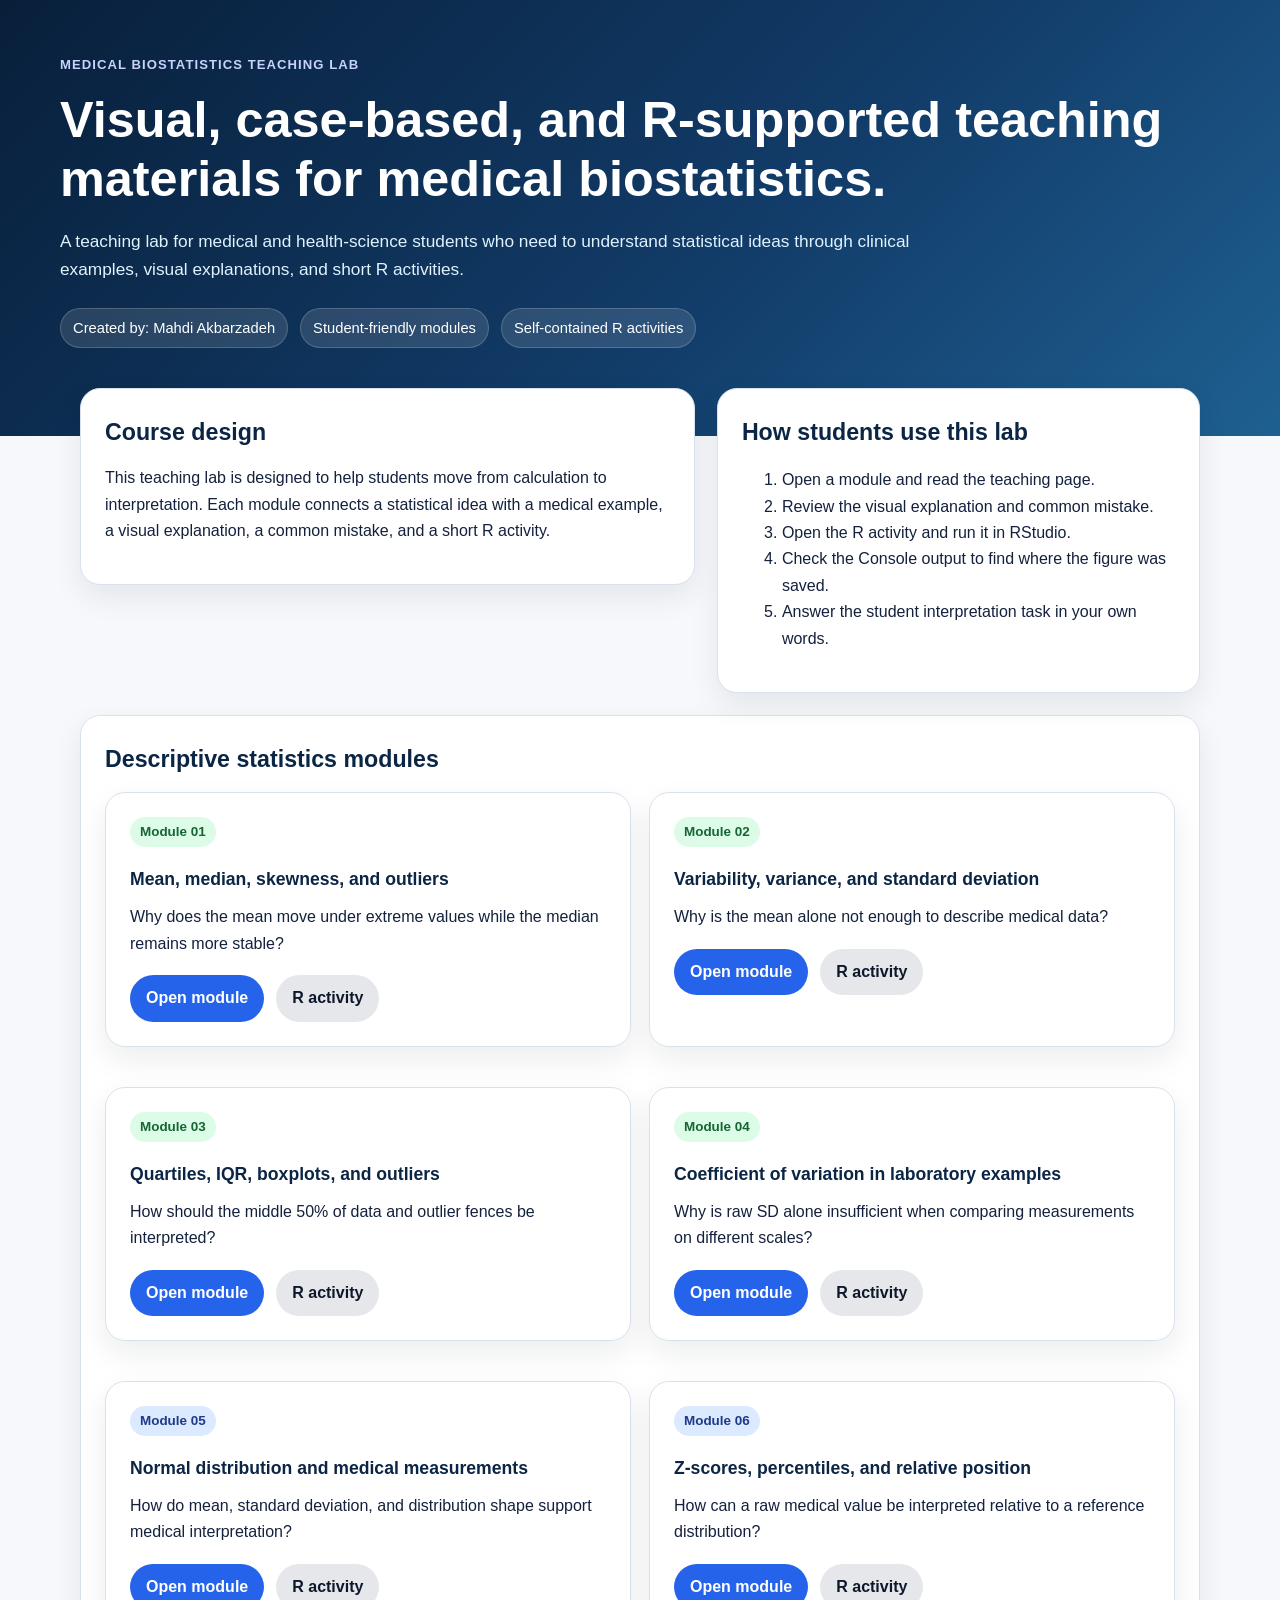
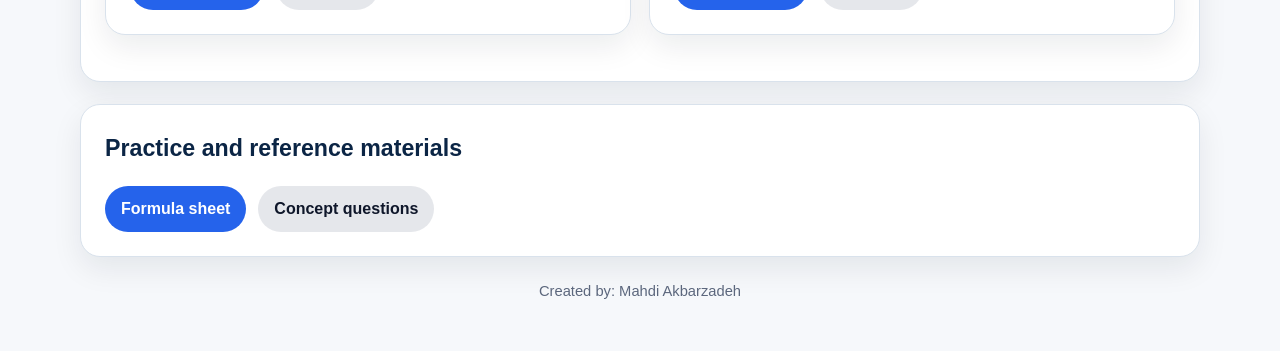
<file: index.html>
<!DOCTYPE html>
<html lang="en">
<head>
  <meta charset="utf-8">
  <meta name="viewport" content="width=device-width, initial-scale=1">
  <title>Medical Biostatistics Teaching Lab</title>
  <meta name="description" content="Visual, case-based, and R-supported teaching materials for medical biostatistics.">
  <link rel="stylesheet" href="assets/css/style.css">
</head>
<body>
  <header class="hero">
    <div class="hero-inner">
      <div class="eyebrow">Medical Biostatistics Teaching Lab</div>
      <h1>Visual, case-based, and R-supported teaching materials for medical biostatistics.</h1>
      <p class="subtitle">
        A teaching lab for medical and health-science students who need to understand statistical
        ideas through clinical examples, visual explanations, and short R activities.
      </p>
      <div class="meta">
        <span class="meta-item">Created by: Mahdi Akbarzadeh</span>
        <span class="meta-item">Student-friendly modules</span>
        <span class="meta-item">Self-contained R activities</span>
      </div>
    </div>
  </header>

  <main class="container">
    <section class="grid">
      <div class="card">
        <h2>Course design</h2>
        <p>
          This teaching lab is designed to help students move from calculation to interpretation.
          Each module connects a statistical idea with a medical example, a visual explanation,
          a common mistake, and a short R activity.
        </p>
      </div>

      <div class="card">
        <h2>How students use this lab</h2>
        <ol>
          <li>Open a module and read the teaching page.</li>
          <li>Review the visual explanation and common mistake.</li>
          <li>Open the R activity and run it in RStudio.</li>
          <li>Check the Console output to find where the figure was saved.</li>
          <li>Answer the student interpretation task in your own words.</li>
        </ol>
      </div>
    </section>

    <section class="section">
      <h2>Descriptive statistics modules</h2>

      <div class="module-grid">
        <article class="card">
          <span class="badge badge-green">Module 01</span>
          <h3>Mean, median, skewness, and outliers</h3>
          <p>Why does the mean move under extreme values while the median remains more stable?</p>
          <div class="button-row">
            <a class="button" href="modules/01-mean-median-skewness/">Open module</a>
            <a class="button button-secondary" href="r-labs/lab-01-mean-median-skewness/activity.R">R activity</a>
          </div>
        </article>

        <article class="card">
          <span class="badge badge-green">Module 02</span>
          <h3>Variability, variance, and standard deviation</h3>
          <p>Why is the mean alone not enough to describe medical data?</p>
          <div class="button-row">
            <a class="button" href="modules/02-variability-standard-deviation/">Open module</a>
            <a class="button button-secondary" href="r-labs/lab-02-variability-standard-deviation/activity.R">R activity</a>
          </div>
        </article>

        <article class="card">
          <span class="badge badge-green">Module 03</span>
          <h3>Quartiles, IQR, boxplots, and outliers</h3>
          <p>How should the middle 50% of data and outlier fences be interpreted?</p>
          <div class="button-row">
            <a class="button" href="modules/03-quartiles-iqr-boxplot/">Open module</a>
            <a class="button button-secondary" href="r-labs/lab-03-quartiles-iqr-boxplot/activity.R">R activity</a>
          </div>
        </article>

        <article class="card">
          <span class="badge badge-green">Module 04</span>
          <h3>Coefficient of variation in laboratory examples</h3>
          <p>Why is raw SD alone insufficient when comparing measurements on different scales?</p>
          <div class="button-row">
            <a class="button" href="modules/04-coefficient-of-variation/">Open module</a>
            <a class="button button-secondary" href="r-labs/lab-04-coefficient-of-variation/activity.R">R activity</a>
          </div>
        </article>

        <article class="card">
          <span class="badge badge-blue">Module 05</span>
          <h3>Normal distribution and medical measurements</h3>
          <p>How do mean, standard deviation, and distribution shape support medical interpretation?</p>
          <div class="button-row">
            <a class="button" href="modules/05-normal-distribution/">Open module</a>
            <a class="button button-secondary" href="r-labs/lab-05-normal-distribution/activity.R">R activity</a>
          </div>
        </article>

        <article class="card">
          <span class="badge badge-blue">Module 06</span>
          <h3>Z-scores, percentiles, and relative position</h3>
          <p>How can a raw medical value be interpreted relative to a reference distribution?</p>
          <div class="button-row">
            <a class="button" href="modules/06-z-score-percentiles/">Open module</a>
            <a class="button button-secondary" href="r-labs/lab-06-z-score-percentiles/activity.R">R activity</a>
          </div>
        </article>
      </div>
    </section>

    <section class="section">
      <h2>Practice and reference materials</h2>
      <div class="button-row">
        <a class="button" href="formula-sheet/">Formula sheet</a>
        <a class="button button-secondary" href="practice/concept-questions.html">Concept questions</a>
      </div>
    </section>

    <div class="footer">
      Created by: Mahdi Akbarzadeh
    </div>
  </main>
</body>
</html>
</file>
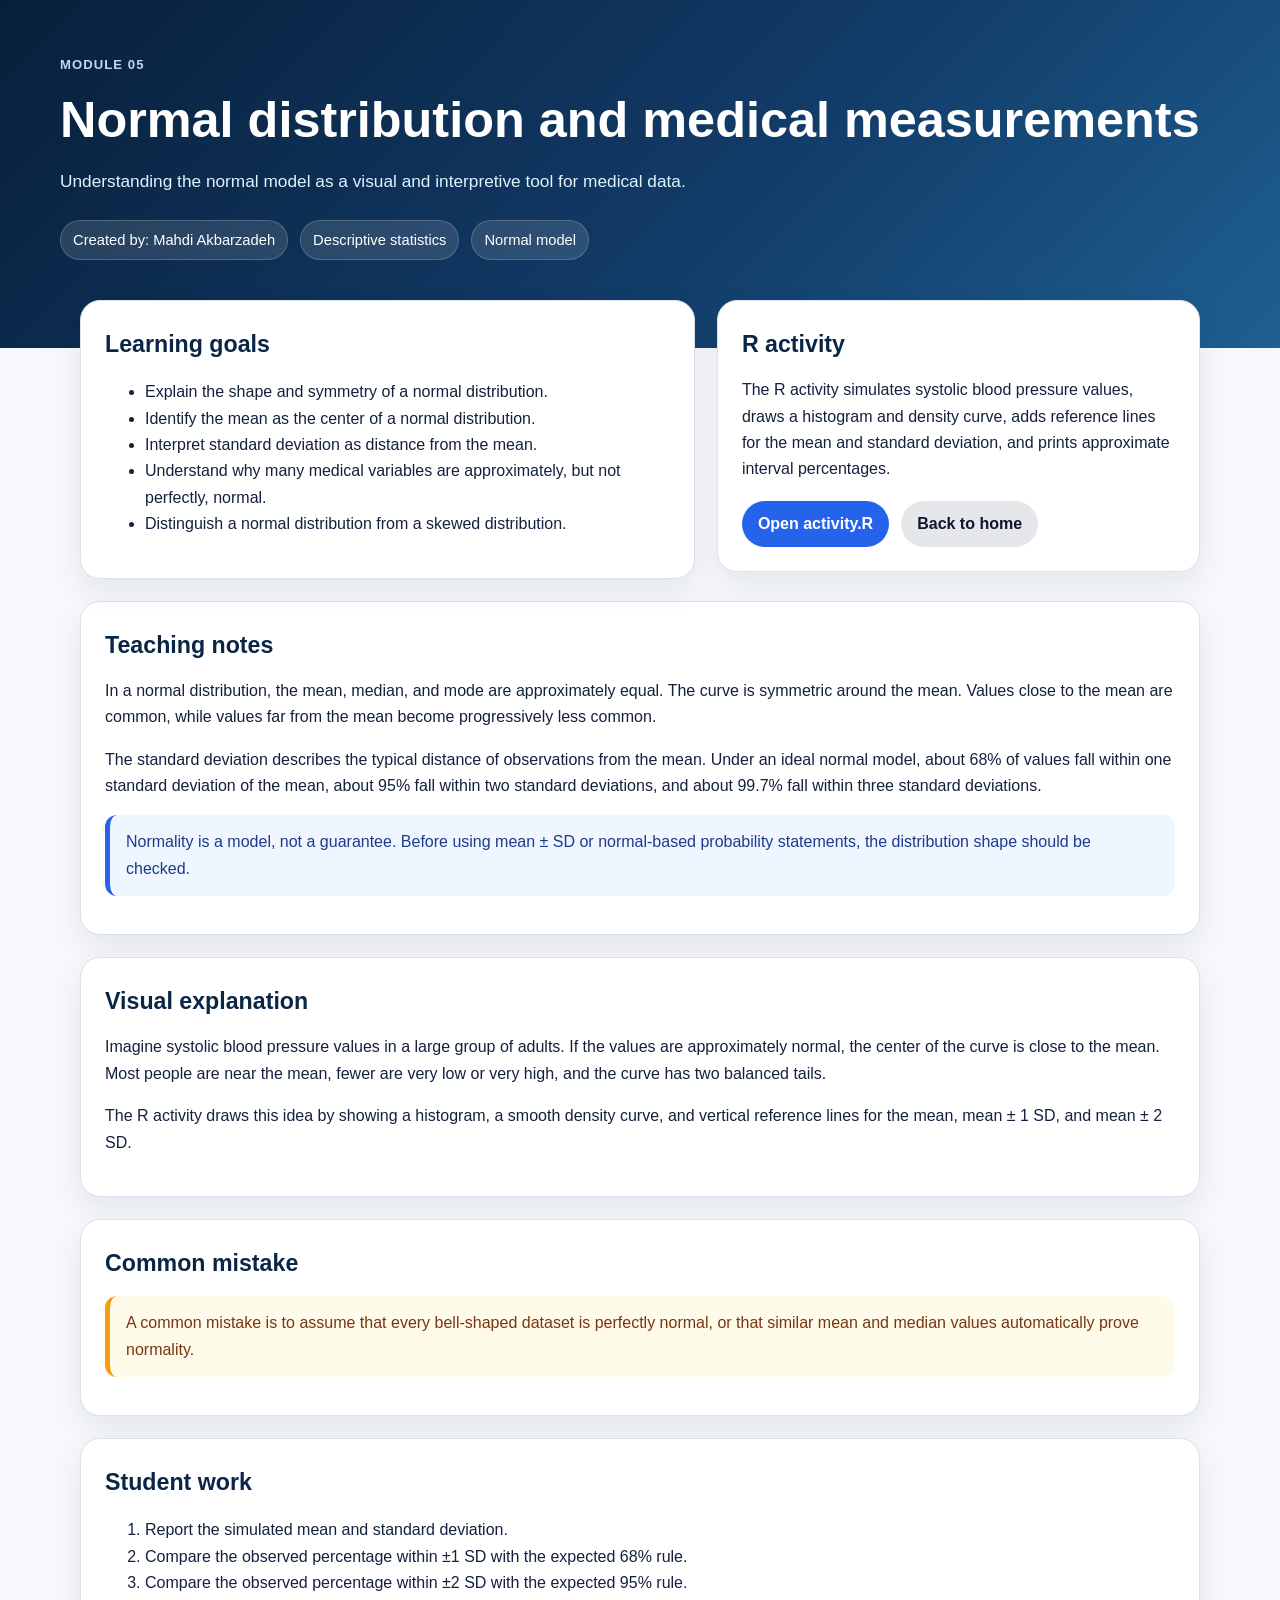
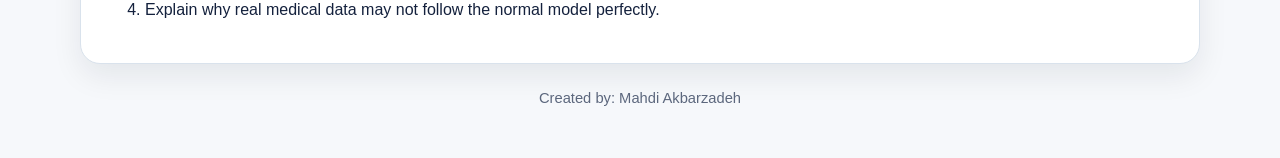
<file: 05-normal-distribution/index.html>
<!DOCTYPE html>
<html lang="en">
<head>
  <meta charset="utf-8">
  <meta name="viewport" content="width=device-width, initial-scale=1">
  <title>Module 05 — Normal Distribution and Medical Measurements</title>
  <meta name="description" content="Normal distribution, mean, standard deviation, and medical measurements.">
  <link rel="stylesheet" href="../../assets/css/style.css">
</head>
<body>
  <header class="hero">
    <div class="hero-inner">
      <div class="eyebrow">Module 05</div>
      <h1>Normal distribution and medical measurements</h1>
      <p class="subtitle">
        Understanding the normal model as a visual and interpretive tool for medical data.
      </p>
      <div class="meta">
        <span class="meta-item">Created by: Mahdi Akbarzadeh</span>
        <span class="meta-item">Descriptive statistics</span>
        <span class="meta-item">Normal model</span>
      </div>
    </div>
  </header>

  <main class="container">
    <section class="grid">
      <div class="card">
        <h2>Learning goals</h2>
        <ul>
          <li>Explain the shape and symmetry of a normal distribution.</li>
          <li>Identify the mean as the center of a normal distribution.</li>
          <li>Interpret standard deviation as distance from the mean.</li>
          <li>Understand why many medical variables are approximately, but not perfectly, normal.</li>
          <li>Distinguish a normal distribution from a skewed distribution.</li>
        </ul>
      </div>

      <div class="card">
        <h2>R activity</h2>
        <p>
          The R activity simulates systolic blood pressure values, draws a histogram and density curve,
          adds reference lines for the mean and standard deviation, and prints approximate interval percentages.
        </p>
        <div class="button-row">
          <a class="button" href="../../r-labs/lab-05-normal-distribution/activity.R">Open activity.R</a>
          <a class="button button-secondary" href="../../index.html">Back to home</a>
        </div>
      </div>
    </section>

    <section class="section">
      <h2>Teaching notes</h2>
      <p>
        In a normal distribution, the mean, median, and mode are approximately equal. The curve is symmetric
        around the mean. Values close to the mean are common, while values far from the mean become progressively
        less common.
      </p>
      <p>
        The standard deviation describes the typical distance of observations from the mean. Under an ideal normal
        model, about 68% of values fall within one standard deviation of the mean, about 95% fall within two standard
        deviations, and about 99.7% fall within three standard deviations.
      </p>
      <div class="note">
        Normality is a model, not a guarantee. Before using mean ± SD or normal-based probability statements,
        the distribution shape should be checked.
      </div>
    </section>

    <section class="section">
      <h2>Visual explanation</h2>
      <p>
        Imagine systolic blood pressure values in a large group of adults. If the values are approximately normal,
        the center of the curve is close to the mean. Most people are near the mean, fewer are very low or very high,
        and the curve has two balanced tails.
      </p>
      <p>
        The R activity draws this idea by showing a histogram, a smooth density curve, and vertical reference lines
        for the mean, mean ± 1 SD, and mean ± 2 SD.
      </p>
    </section>

    <section class="section">
      <h2>Common mistake</h2>
      <div class="callout">
        A common mistake is to assume that every bell-shaped dataset is perfectly normal, or that similar mean
        and median values automatically prove normality.
      </div>
    </section>

    <section class="section">
      <h2>Student work</h2>
      <ol>
        <li>Report the simulated mean and standard deviation.</li>
        <li>Compare the observed percentage within ±1 SD with the expected 68% rule.</li>
        <li>Compare the observed percentage within ±2 SD with the expected 95% rule.</li>
        <li>Explain why real medical data may not follow the normal model perfectly.</li>
      </ol>
    </section>

    <div class="footer">
      Created by: Mahdi Akbarzadeh
    </div>
  </main>
</body>
</html>
</file>
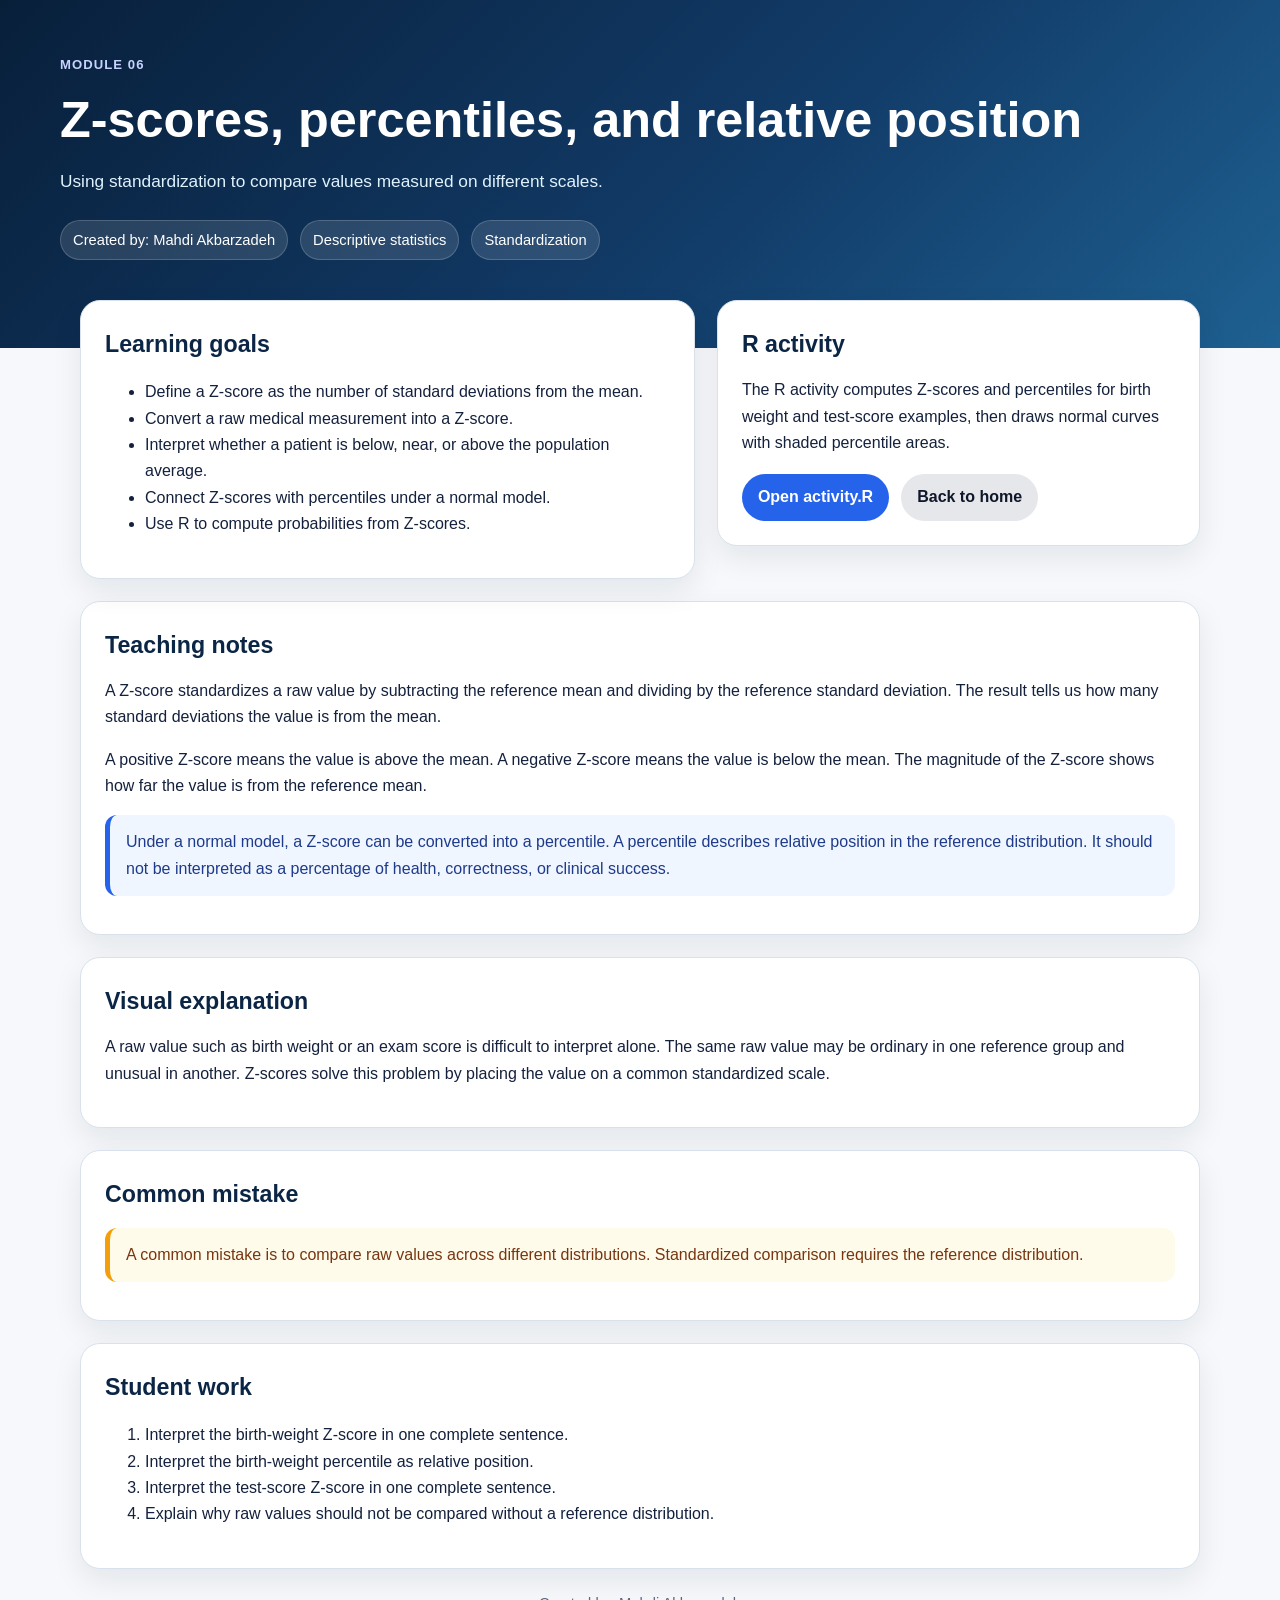
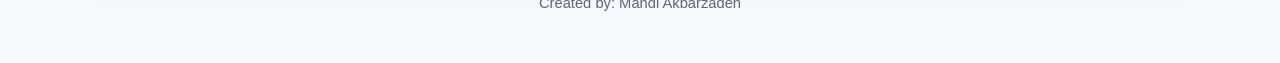
<file: 06-z-score-percentiles/index.html>
<!DOCTYPE html>
<html lang="en">
<head>
  <meta charset="utf-8">
  <meta name="viewport" content="width=device-width, initial-scale=1">
  <title>Module 06 — Z-scores, Percentiles, and Relative Position</title>
  <meta name="description" content="Z-scores, percentiles, standardization, and relative position in medical data.">
  <link rel="stylesheet" href="../../assets/css/style.css">
</head>
<body>
  <header class="hero">
    <div class="hero-inner">
      <div class="eyebrow">Module 06</div>
      <h1>Z-scores, percentiles, and relative position</h1>
      <p class="subtitle">
        Using standardization to compare values measured on different scales.
      </p>
      <div class="meta">
        <span class="meta-item">Created by: Mahdi Akbarzadeh</span>
        <span class="meta-item">Descriptive statistics</span>
        <span class="meta-item">Standardization</span>
      </div>
    </div>
  </header>

  <main class="container">
    <section class="grid">
      <div class="card">
        <h2>Learning goals</h2>
        <ul>
          <li>Define a Z-score as the number of standard deviations from the mean.</li>
          <li>Convert a raw medical measurement into a Z-score.</li>
          <li>Interpret whether a patient is below, near, or above the population average.</li>
          <li>Connect Z-scores with percentiles under a normal model.</li>
          <li>Use R to compute probabilities from Z-scores.</li>
        </ul>
      </div>

      <div class="card">
        <h2>R activity</h2>
        <p>
          The R activity computes Z-scores and percentiles for birth weight and test-score examples,
          then draws normal curves with shaded percentile areas.
        </p>
        <div class="button-row">
          <a class="button" href="../../r-labs/lab-06-z-score-percentiles/activity.R">Open activity.R</a>
          <a class="button button-secondary" href="../../index.html">Back to home</a>
        </div>
      </div>
    </section>

    <section class="section">
      <h2>Teaching notes</h2>
      <p>
        A Z-score standardizes a raw value by subtracting the reference mean and dividing by the reference
        standard deviation. The result tells us how many standard deviations the value is from the mean.
      </p>
      <p>
        A positive Z-score means the value is above the mean. A negative Z-score means the value is below
        the mean. The magnitude of the Z-score shows how far the value is from the reference mean.
      </p>
      <div class="note">
        Under a normal model, a Z-score can be converted into a percentile. A percentile describes relative
        position in the reference distribution. It should not be interpreted as a percentage of health,
        correctness, or clinical success.
      </div>
    </section>

    <section class="section">
      <h2>Visual explanation</h2>
      <p>
        A raw value such as birth weight or an exam score is difficult to interpret alone. The same raw value
        may be ordinary in one reference group and unusual in another. Z-scores solve this problem by placing
        the value on a common standardized scale.
      </p>
    </section>

    <section class="section">
      <h2>Common mistake</h2>
      <div class="callout">
        A common mistake is to compare raw values across different distributions. Standardized comparison
        requires the reference distribution.
      </div>
    </section>

    <section class="section">
      <h2>Student work</h2>
      <ol>
        <li>Interpret the birth-weight Z-score in one complete sentence.</li>
        <li>Interpret the birth-weight percentile as relative position.</li>
        <li>Interpret the test-score Z-score in one complete sentence.</li>
        <li>Explain why raw values should not be compared without a reference distribution.</li>
      </ol>
    </section>

    <div class="footer">
      Created by: Mahdi Akbarzadeh
    </div>
  </main>
</body>
</html>
</file>
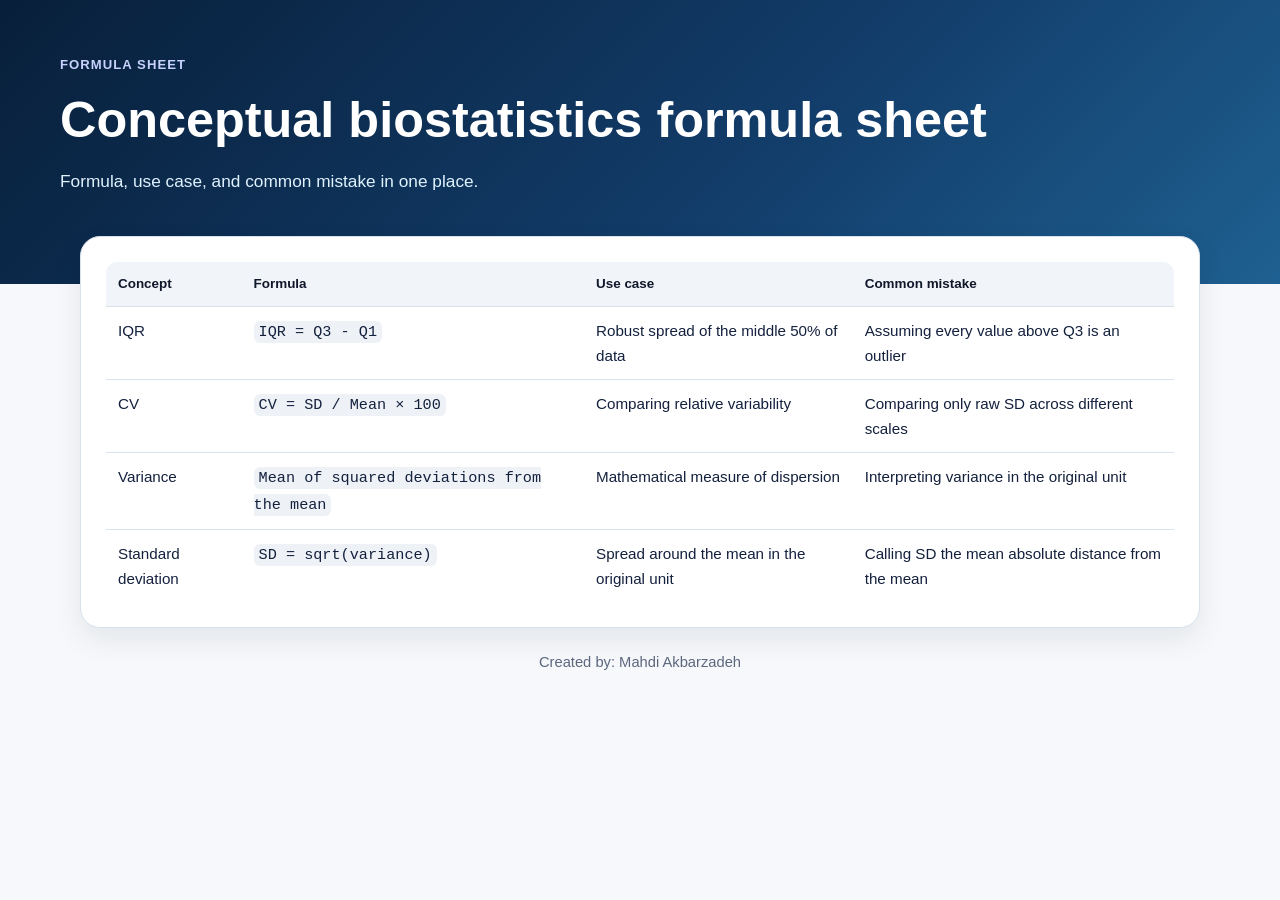
<file: formula-sheet/index.html>
<!doctype html>
<html lang="en">
<head>
  <meta charset="utf-8">
  <title>Biostatistics Formula Sheet</title>
  <meta name="viewport" content="width=device-width, initial-scale=1">
  <link rel="stylesheet" href="../assets/css/style.css">
</head>
<body>
  <header class="hero">
    <div class="hero-inner">
      <div class="eyebrow">Formula Sheet</div>
      <h1>Conceptual biostatistics formula sheet</h1>
      <p class="subtitle">Formula, use case, and common mistake in one place.</p>
    </div>
  </header>
  <main class="container">
    <section class="section">
      <table>
        <thead>
          <tr>
            <th>Concept</th>
            <th>Formula</th>
            <th>Use case</th>
            <th>Common mistake</th>
          </tr>
        </thead>
        <tbody>
          <tr>
            <td>IQR</td>
            <td><code>IQR = Q3 - Q1</code></td>
            <td>Robust spread of the middle 50% of data</td>
            <td>Assuming every value above Q3 is an outlier</td>
          </tr>
          <tr>
            <td>CV</td>
            <td><code>CV = SD / Mean × 100</code></td>
            <td>Comparing relative variability</td>
            <td>Comparing only raw SD across different scales</td>
          </tr>
          <tr>
            <td>Variance</td>
            <td><code>Mean of squared deviations from the mean</code></td>
            <td>Mathematical measure of dispersion</td>
            <td>Interpreting variance in the original unit</td>
          </tr>
          <tr>
            <td>Standard deviation</td>
            <td><code>SD = sqrt(variance)</code></td>
            <td>Spread around the mean in the original unit</td>
            <td>Calling SD the mean absolute distance from the mean</td>
          </tr>
        </tbody>
      </table>
    </section>
    <div class="footer">Created by: Mahdi Akbarzadeh</div>
  </main>
</body>
</html>
</file>
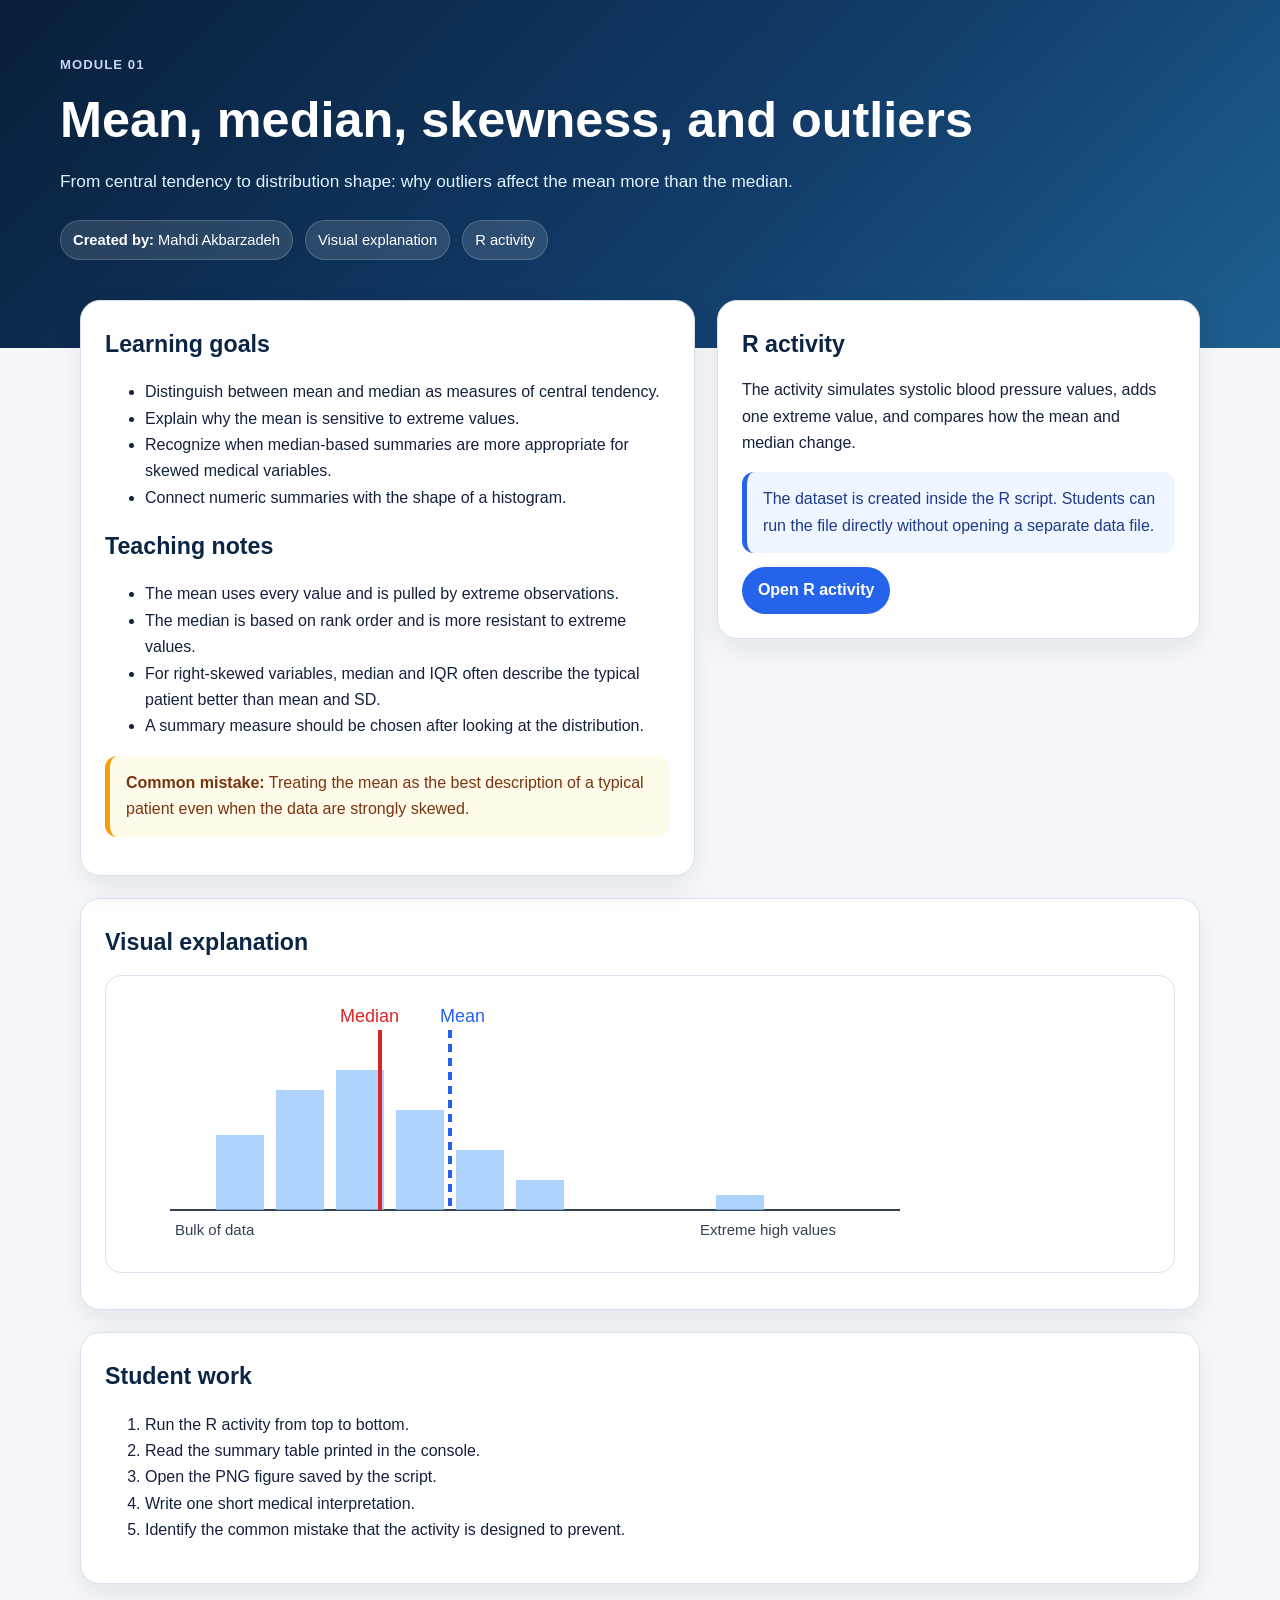
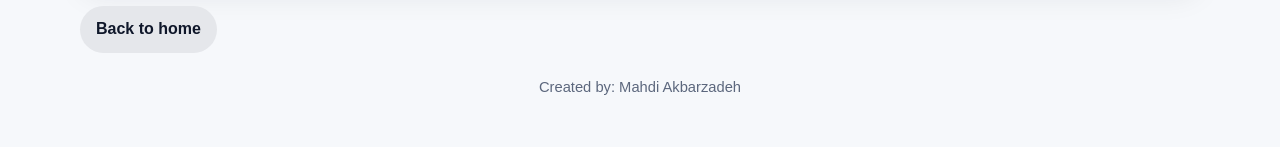
<file: modules/01-mean-median-skewness/index.html>
<!doctype html>
<html lang="en">
<head>
  <meta charset="utf-8">
  <title>Mean, median, skewness, and outliers</title>
  <meta name="viewport" content="width=device-width, initial-scale=1">
  <link rel="stylesheet" href="../../assets/css/style.css">
</head>
<body>
  <header class="hero">
    <div class="hero-inner">
      <div class="eyebrow">Module 01</div>
      <h1>Mean, median, skewness, and outliers</h1>
      <p class="subtitle">From central tendency to distribution shape: why outliers affect the mean more than the median.</p>
      <div class="meta">
        <div class="meta-item"><strong>Created by:</strong> Mahdi Akbarzadeh</div>
        <div class="meta-item">Visual explanation</div>
        <div class="meta-item">R activity</div>
      </div>
    </div>
  </header>

  <main class="container">
    <section class="grid">
      <div class="section">
        <h2>Learning goals</h2>
        <ul><li>Distinguish between mean and median as measures of central tendency.</li>
<li>Explain why the mean is sensitive to extreme values.</li>
<li>Recognize when median-based summaries are more appropriate for skewed medical variables.</li>
<li>Connect numeric summaries with the shape of a histogram.</li></ul>

        <h2>Teaching notes</h2>
        <ul><li>The mean uses every value and is pulled by extreme observations.</li>
<li>The median is based on rank order and is more resistant to extreme values.</li>
<li>For right-skewed variables, median and IQR often describe the typical patient better than mean and SD.</li>
<li>A summary measure should be chosen after looking at the distribution.</li></ul>

        <div class="callout">
          <strong>Common mistake:</strong> Treating the mean as the best description of a typical patient even when the data are strongly skewed.
        </div>
      </div>

      <aside class="section">
        <h2>R activity</h2>
        <p>The activity simulates systolic blood pressure values, adds one extreme value, and compares how the mean and median change.</p>
        <div class="note">
          The dataset is created inside the R script. Students can run the file directly without opening a separate data file.
        </div>
        <a class="button" href="../../r-labs/lab-01-mean-median-skewness/activity.R">Open R activity</a>
      </aside>
    </section>

    <section class="section">
      <h2>Visual explanation</h2>
      <div class="visual-panel">
<svg width="820" height="260" viewBox="0 0 820 260" role="img" aria-label="Mean and median under skewness">
  <rect x="0" y="0" width="820" height="260" fill="#ffffff"/>
  <line x1="50" y1="220" x2="780" y2="220" stroke="#334155" stroke-width="2"/>
  <line x1="120" y1="220" x2="120" y2="145" stroke="#93c5fd" stroke-width="48" opacity="0.75"/>
  <line x1="180" y1="220" x2="180" y2="100" stroke="#93c5fd" stroke-width="48" opacity="0.75"/>
  <line x1="240" y1="220" x2="240" y2="80" stroke="#93c5fd" stroke-width="48" opacity="0.75"/>
  <line x1="300" y1="220" x2="300" y2="120" stroke="#93c5fd" stroke-width="48" opacity="0.75"/>
  <line x1="360" y1="220" x2="360" y2="160" stroke="#93c5fd" stroke-width="48" opacity="0.75"/>
  <line x1="420" y1="220" x2="420" y2="190" stroke="#93c5fd" stroke-width="48" opacity="0.75"/>
  <line x1="620" y1="220" x2="620" y2="205" stroke="#93c5fd" stroke-width="48" opacity="0.75"/>
  <line x1="260" y1="40" x2="260" y2="220" stroke="#dc2626" stroke-width="4"/>
  <text x="220" y="32" fill="#dc2626" font-size="18" font-family="Arial">Median</text>
  <line x1="330" y1="40" x2="330" y2="220" stroke="#2563eb" stroke-width="4" stroke-dasharray="8 6"/>
  <text x="320" y="32" fill="#2563eb" font-size="18" font-family="Arial">Mean</text>
  <text x="55" y="245" fill="#334155" font-size="15" font-family="Arial">Bulk of data</text>
  <text x="580" y="245" fill="#334155" font-size="15" font-family="Arial">Extreme high values</text>
</svg>
</div>
    </section>

    <section class="section">
      <h2>Student work</h2>
      <ol>
        <li>Run the R activity from top to bottom.</li>
        <li>Read the summary table printed in the console.</li>
        <li>Open the PNG figure saved by the script.</li>
        <li>Write one short medical interpretation.</li>
        <li>Identify the common mistake that the activity is designed to prevent.</li>
      </ol>
    </section>

    <div class="button-row">
      <a class="button button-secondary" href="../../index.html">Back to home</a>
    </div>
    <div class="footer">Created by: Mahdi Akbarzadeh</div>
  </main>
</body>
</html>
</file>
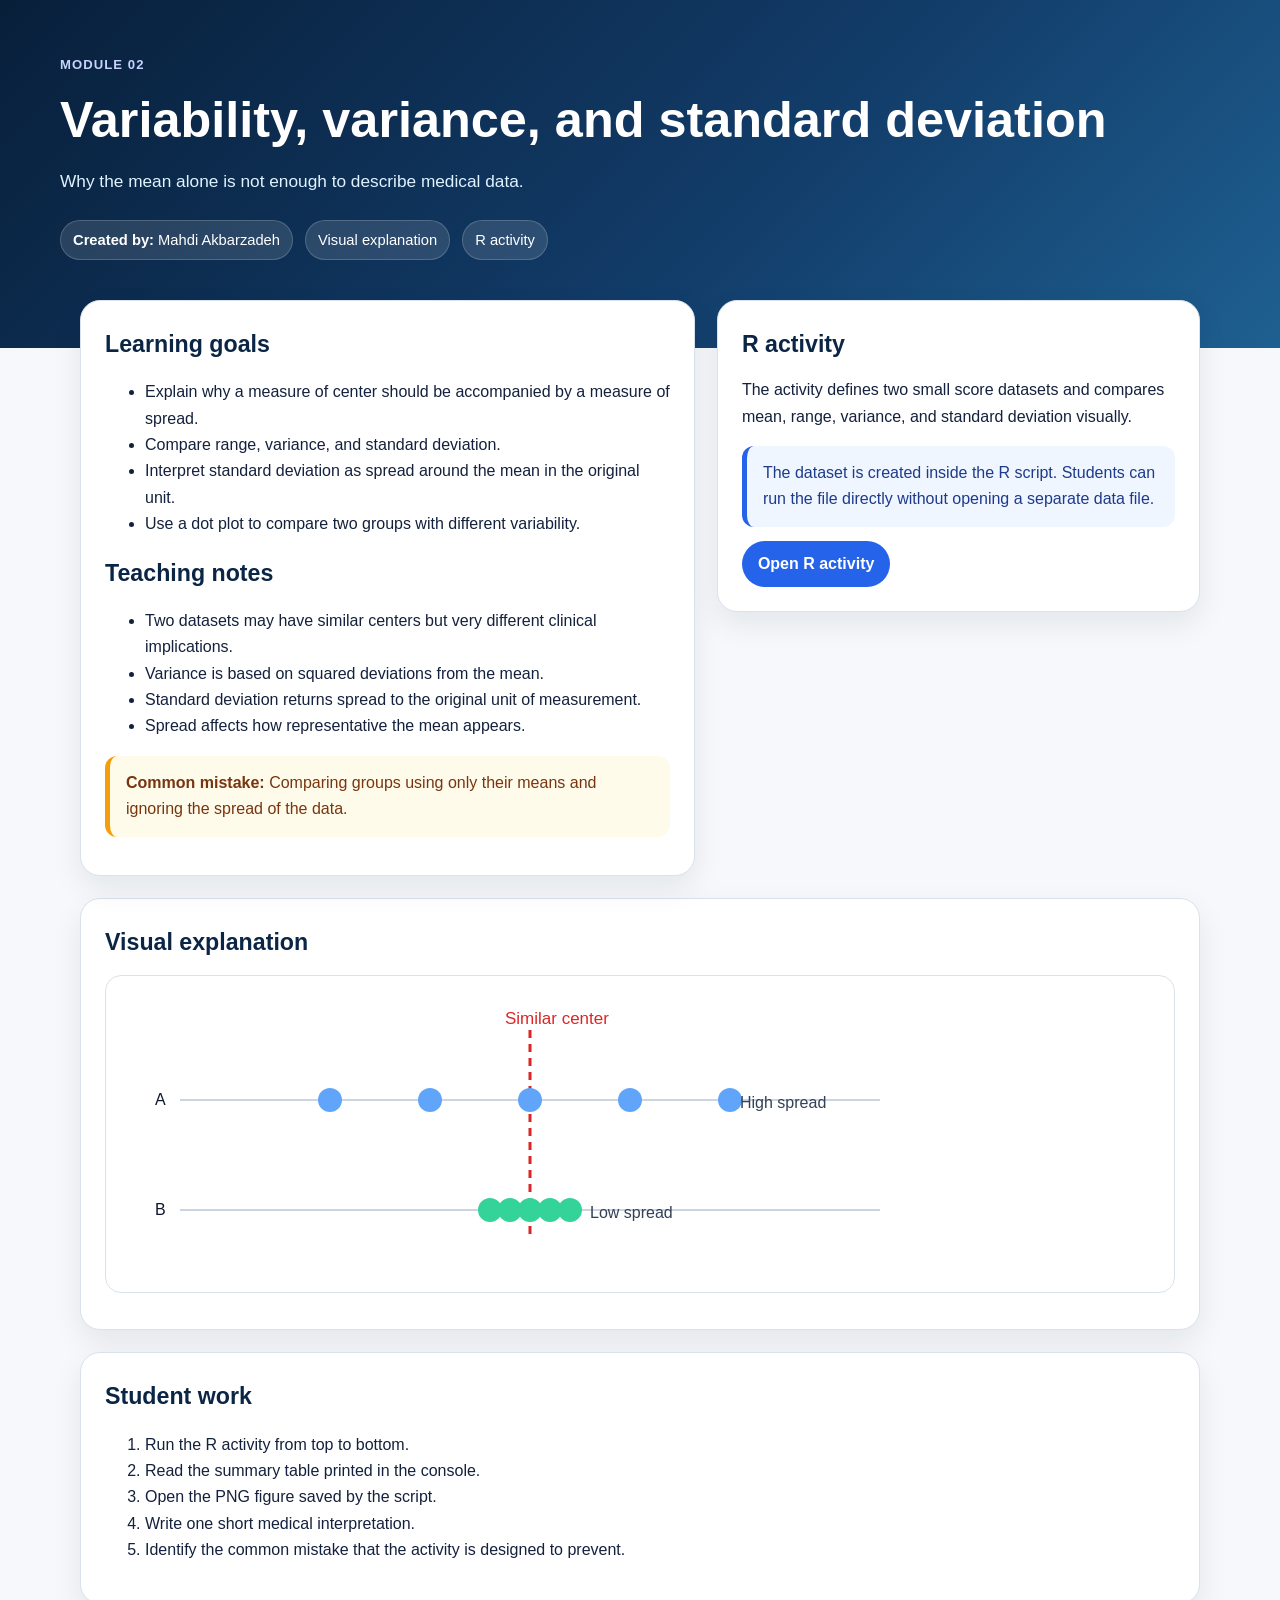
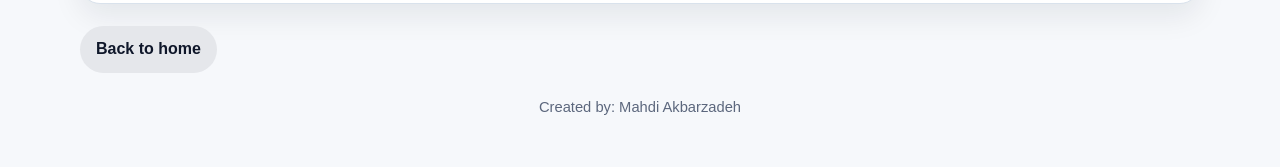
<file: modules/02-variability-standard-deviation/index.html>
<!doctype html>
<html lang="en">
<head>
  <meta charset="utf-8">
  <title>Variability, variance, and standard deviation</title>
  <meta name="viewport" content="width=device-width, initial-scale=1">
  <link rel="stylesheet" href="../../assets/css/style.css">
</head>
<body>
  <header class="hero">
    <div class="hero-inner">
      <div class="eyebrow">Module 02</div>
      <h1>Variability, variance, and standard deviation</h1>
      <p class="subtitle">Why the mean alone is not enough to describe medical data.</p>
      <div class="meta">
        <div class="meta-item"><strong>Created by:</strong> Mahdi Akbarzadeh</div>
        <div class="meta-item">Visual explanation</div>
        <div class="meta-item">R activity</div>
      </div>
    </div>
  </header>

  <main class="container">
    <section class="grid">
      <div class="section">
        <h2>Learning goals</h2>
        <ul><li>Explain why a measure of center should be accompanied by a measure of spread.</li>
<li>Compare range, variance, and standard deviation.</li>
<li>Interpret standard deviation as spread around the mean in the original unit.</li>
<li>Use a dot plot to compare two groups with different variability.</li></ul>

        <h2>Teaching notes</h2>
        <ul><li>Two datasets may have similar centers but very different clinical implications.</li>
<li>Variance is based on squared deviations from the mean.</li>
<li>Standard deviation returns spread to the original unit of measurement.</li>
<li>Spread affects how representative the mean appears.</li></ul>

        <div class="callout">
          <strong>Common mistake:</strong> Comparing groups using only their means and ignoring the spread of the data.
        </div>
      </div>

      <aside class="section">
        <h2>R activity</h2>
        <p>The activity defines two small score datasets and compares mean, range, variance, and standard deviation visually.</p>
        <div class="note">
          The dataset is created inside the R script. Students can run the file directly without opening a separate data file.
        </div>
        <a class="button" href="../../r-labs/lab-02-variability-standard-deviation/activity.R">Open R activity</a>
      </aside>
    </section>

    <section class="section">
      <h2>Visual explanation</h2>
      <div class="visual-panel">
<svg width="820" height="280" viewBox="0 0 820 280" role="img" aria-label="Similar center different variability">
  <rect x="0" y="0" width="820" height="280" fill="#ffffff"/>
  <line x1="60" y1="110" x2="760" y2="110" stroke="#cbd5e1" stroke-width="2"/>
  <line x1="60" y1="220" x2="760" y2="220" stroke="#cbd5e1" stroke-width="2"/>
  <text x="35" y="115" fill="#0f172a" font-size="16" font-family="Arial">A</text>
  <text x="35" y="225" fill="#0f172a" font-size="16" font-family="Arial">B</text>
  <line x1="410" y1="40" x2="410" y2="250" stroke="#dc2626" stroke-width="3" stroke-dasharray="8 6"/>
  <text x="385" y="34" fill="#dc2626" font-size="17" font-family="Arial">Similar center</text>
  <circle cx="210" cy="110" r="12" fill="#60a5fa"/>
  <circle cx="310" cy="110" r="12" fill="#60a5fa"/>
  <circle cx="410" cy="110" r="12" fill="#60a5fa"/>
  <circle cx="510" cy="110" r="12" fill="#60a5fa"/>
  <circle cx="610" cy="110" r="12" fill="#60a5fa"/>
  <circle cx="370" cy="220" r="12" fill="#34d399"/>
  <circle cx="390" cy="220" r="12" fill="#34d399"/>
  <circle cx="410" cy="220" r="12" fill="#34d399"/>
  <circle cx="430" cy="220" r="12" fill="#34d399"/>
  <circle cx="450" cy="220" r="12" fill="#34d399"/>
  <text x="620" y="118" fill="#334155" font-size="16" font-family="Arial">High spread</text>
  <text x="470" y="228" fill="#334155" font-size="16" font-family="Arial">Low spread</text>
</svg>
</div>
    </section>

    <section class="section">
      <h2>Student work</h2>
      <ol>
        <li>Run the R activity from top to bottom.</li>
        <li>Read the summary table printed in the console.</li>
        <li>Open the PNG figure saved by the script.</li>
        <li>Write one short medical interpretation.</li>
        <li>Identify the common mistake that the activity is designed to prevent.</li>
      </ol>
    </section>

    <div class="button-row">
      <a class="button button-secondary" href="../../index.html">Back to home</a>
    </div>
    <div class="footer">Created by: Mahdi Akbarzadeh</div>
  </main>
</body>
</html>
</file>
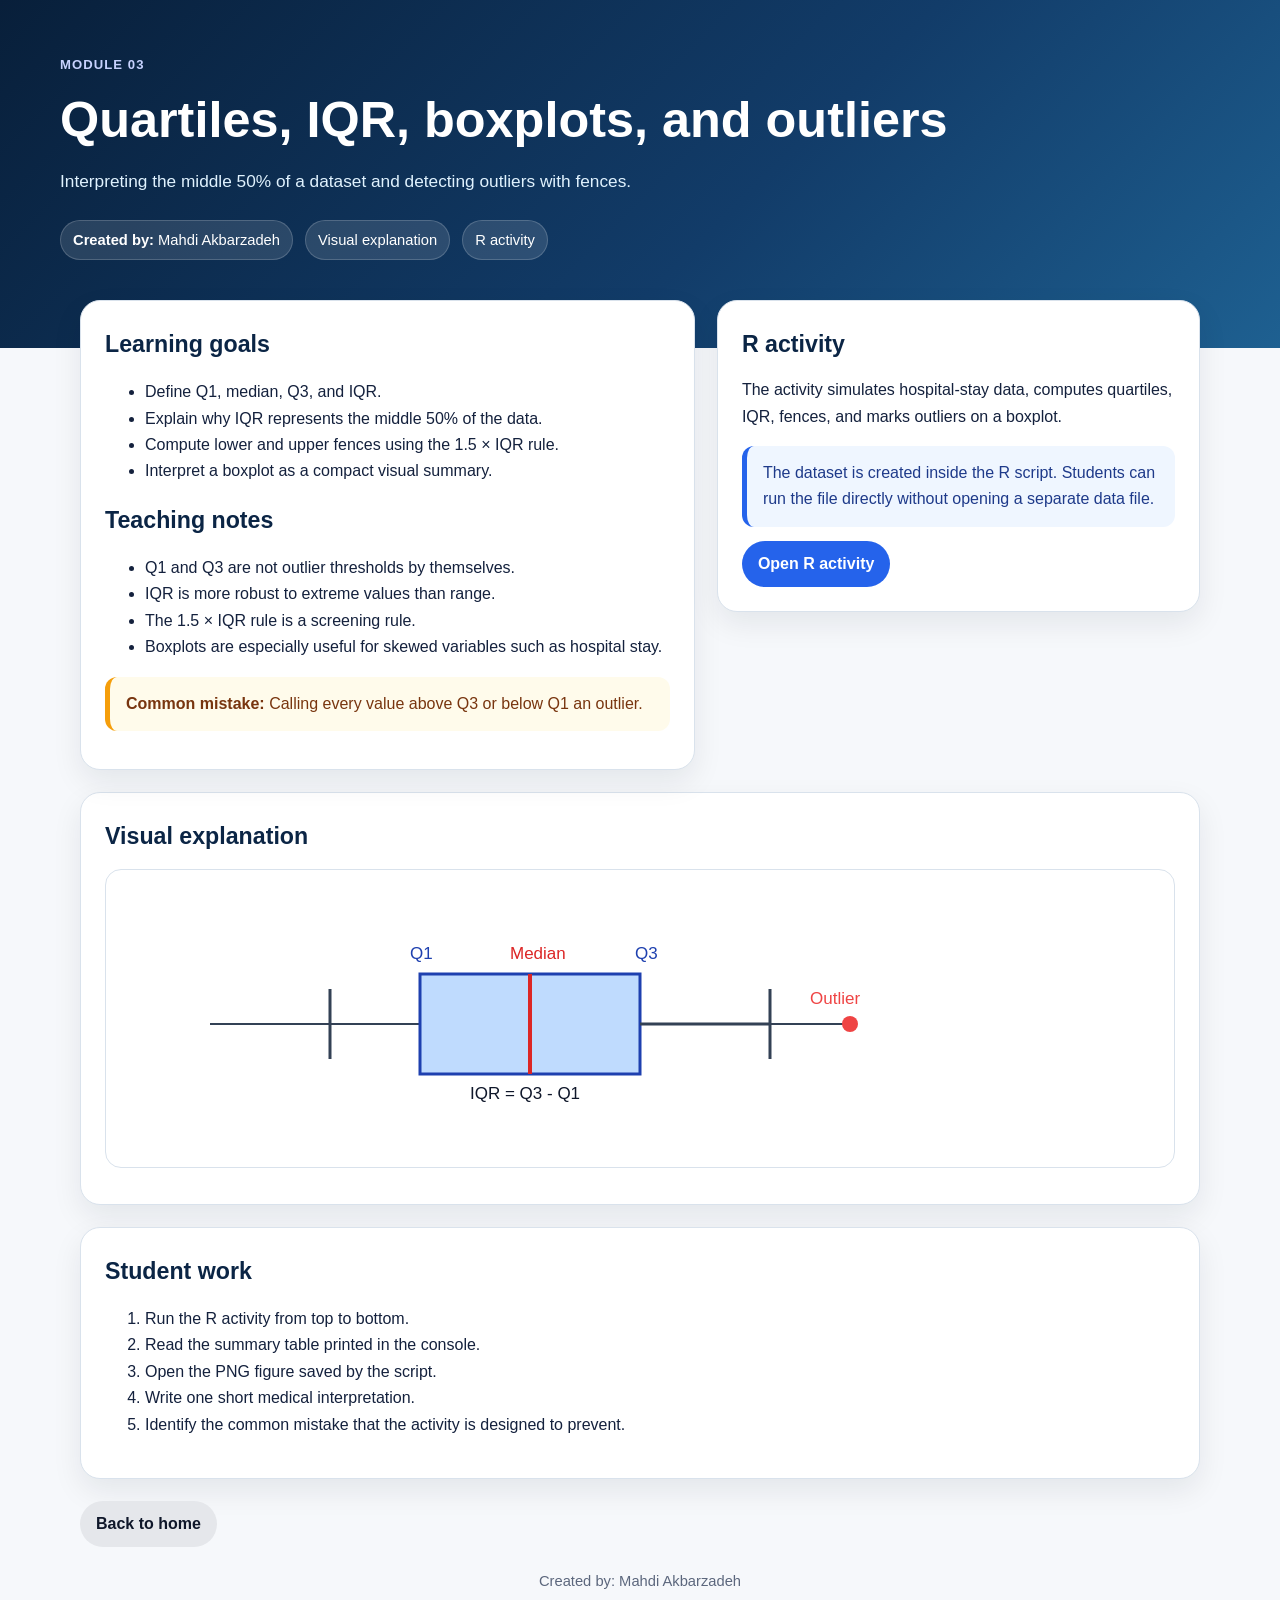
<file: modules/03-quartiles-iqr-boxplot/index.html>
<!doctype html>
<html lang="en">
<head>
  <meta charset="utf-8">
  <title>Quartiles, IQR, boxplots, and outliers</title>
  <meta name="viewport" content="width=device-width, initial-scale=1">
  <link rel="stylesheet" href="../../assets/css/style.css">
</head>
<body>
  <header class="hero">
    <div class="hero-inner">
      <div class="eyebrow">Module 03</div>
      <h1>Quartiles, IQR, boxplots, and outliers</h1>
      <p class="subtitle">Interpreting the middle 50% of a dataset and detecting outliers with fences.</p>
      <div class="meta">
        <div class="meta-item"><strong>Created by:</strong> Mahdi Akbarzadeh</div>
        <div class="meta-item">Visual explanation</div>
        <div class="meta-item">R activity</div>
      </div>
    </div>
  </header>

  <main class="container">
    <section class="grid">
      <div class="section">
        <h2>Learning goals</h2>
        <ul><li>Define Q1, median, Q3, and IQR.</li>
<li>Explain why IQR represents the middle 50% of the data.</li>
<li>Compute lower and upper fences using the 1.5 × IQR rule.</li>
<li>Interpret a boxplot as a compact visual summary.</li></ul>

        <h2>Teaching notes</h2>
        <ul><li>Q1 and Q3 are not outlier thresholds by themselves.</li>
<li>IQR is more robust to extreme values than range.</li>
<li>The 1.5 × IQR rule is a screening rule.</li>
<li>Boxplots are especially useful for skewed variables such as hospital stay.</li></ul>

        <div class="callout">
          <strong>Common mistake:</strong> Calling every value above Q3 or below Q1 an outlier.
        </div>
      </div>

      <aside class="section">
        <h2>R activity</h2>
        <p>The activity simulates hospital-stay data, computes quartiles, IQR, fences, and marks outliers on a boxplot.</p>
        <div class="note">
          The dataset is created inside the R script. Students can run the file directly without opening a separate data file.
        </div>
        <a class="button" href="../../r-labs/lab-03-quartiles-iqr-boxplot/activity.R">Open R activity</a>
      </aside>
    </section>

    <section class="section">
      <h2>Visual explanation</h2>
      <div class="visual-panel">
<svg width="820" height="260" viewBox="0 0 820 260" role="img" aria-label="Annotated boxplot">
  <rect x="0" y="0" width="820" height="260" fill="#ffffff"/>
  <line x1="90" y1="140" x2="730" y2="140" stroke="#334155" stroke-width="2"/>
  <line x1="210" y1="105" x2="210" y2="175" stroke="#334155" stroke-width="3"/>
  <rect x="300" y="90" width="220" height="100" fill="#bfdbfe" stroke="#1e40af" stroke-width="3"/>
  <line x1="410" y1="90" x2="410" y2="190" stroke="#dc2626" stroke-width="4"/>
  <line x1="520" y1="140" x2="650" y2="140" stroke="#334155" stroke-width="3"/>
  <line x1="650" y1="105" x2="650" y2="175" stroke="#334155" stroke-width="3"/>
  <circle cx="730" cy="140" r="8" fill="#ef4444"/>
  <text x="290" y="75" fill="#1e40af" font-size="17" font-family="Arial">Q1</text>
  <text x="390" y="75" fill="#dc2626" font-size="17" font-family="Arial">Median</text>
  <text x="515" y="75" fill="#1e40af" font-size="17" font-family="Arial">Q3</text>
  <text x="350" y="215" fill="#0f172a" font-size="17" font-family="Arial">IQR = Q3 - Q1</text>
  <text x="690" y="120" fill="#ef4444" font-size="17" font-family="Arial">Outlier</text>
</svg>
</div>
    </section>

    <section class="section">
      <h2>Student work</h2>
      <ol>
        <li>Run the R activity from top to bottom.</li>
        <li>Read the summary table printed in the console.</li>
        <li>Open the PNG figure saved by the script.</li>
        <li>Write one short medical interpretation.</li>
        <li>Identify the common mistake that the activity is designed to prevent.</li>
      </ol>
    </section>

    <div class="button-row">
      <a class="button button-secondary" href="../../index.html">Back to home</a>
    </div>
    <div class="footer">Created by: Mahdi Akbarzadeh</div>
  </main>
</body>
</html>
</file>
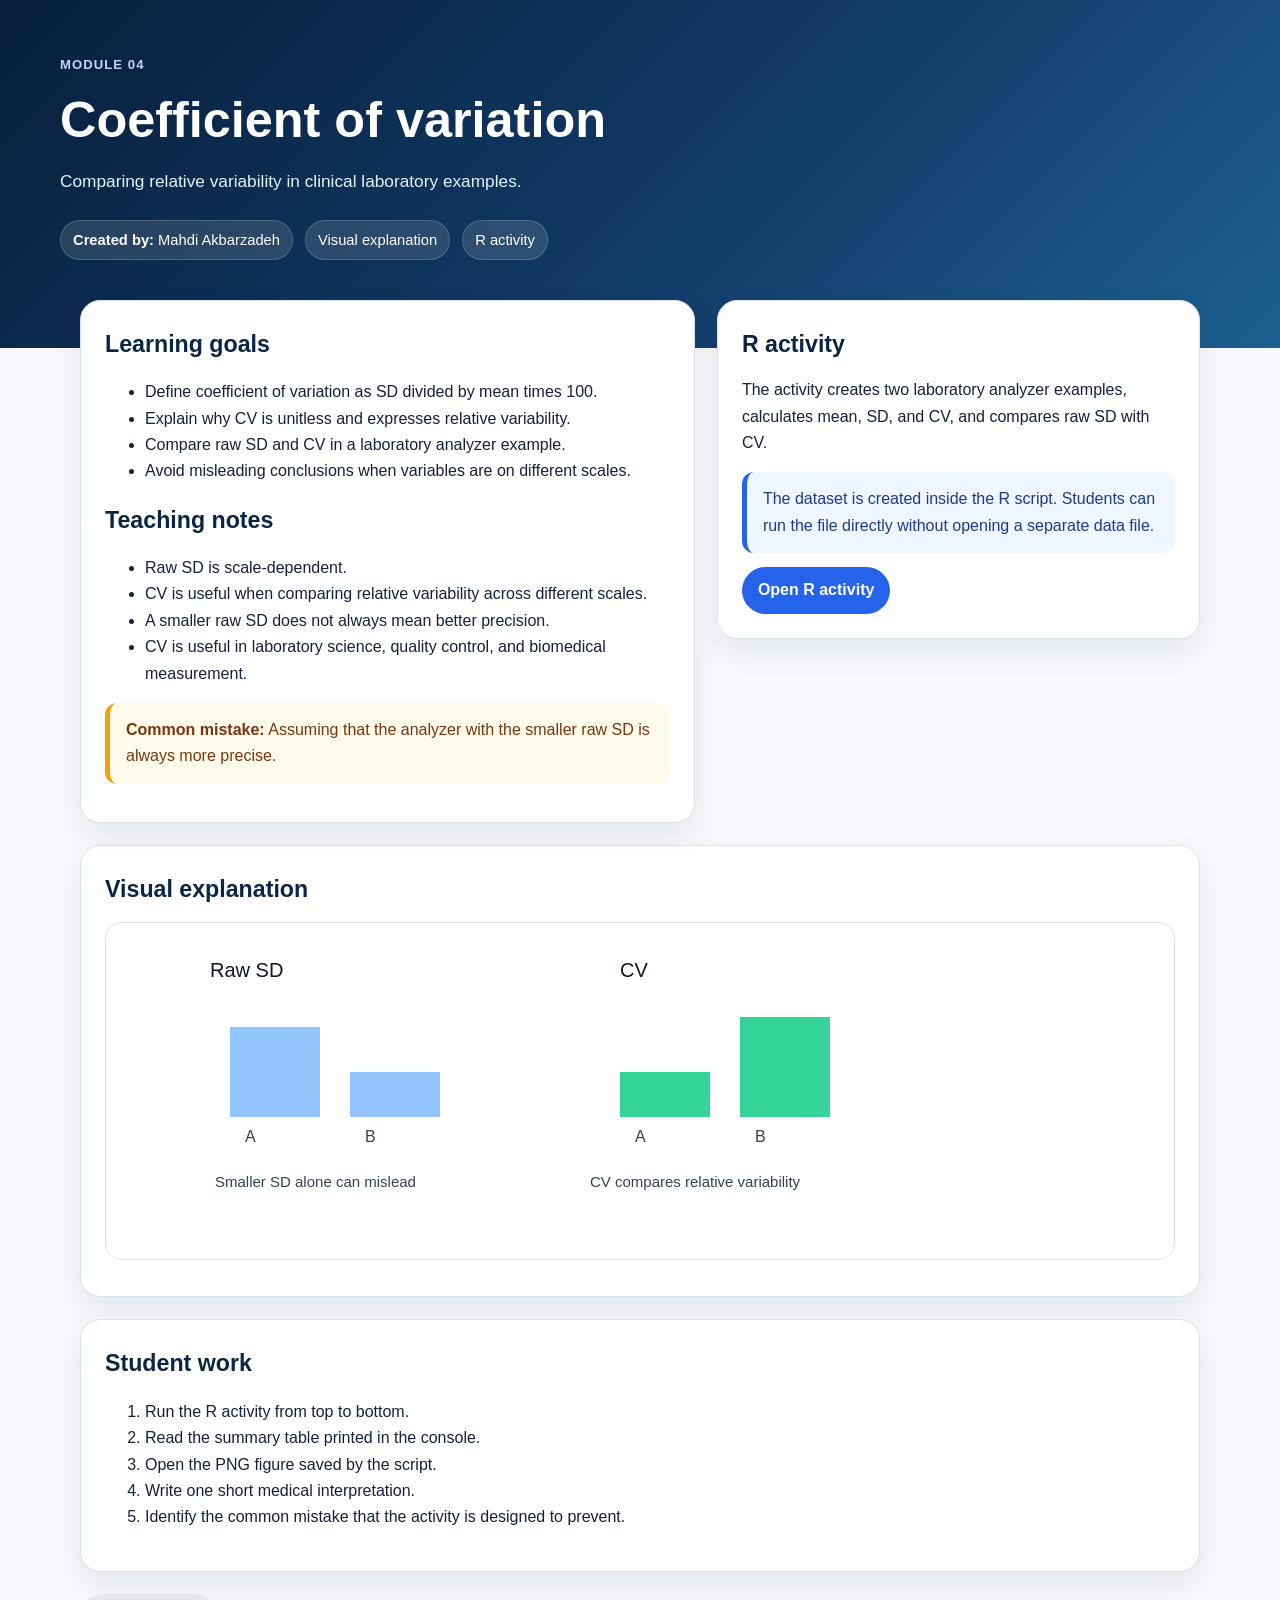
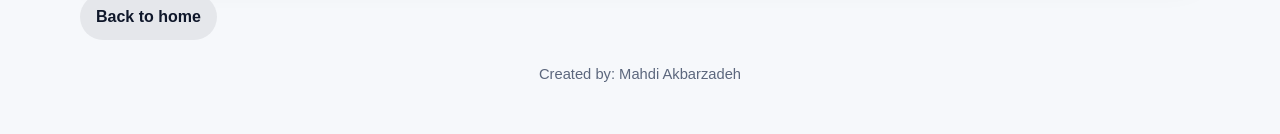
<file: modules/04-coefficient-of-variation/index.html>
<!doctype html>
<html lang="en">
<head>
  <meta charset="utf-8">
  <title>Coefficient of variation</title>
  <meta name="viewport" content="width=device-width, initial-scale=1">
  <link rel="stylesheet" href="../../assets/css/style.css">
</head>
<body>
  <header class="hero">
    <div class="hero-inner">
      <div class="eyebrow">Module 04</div>
      <h1>Coefficient of variation</h1>
      <p class="subtitle">Comparing relative variability in clinical laboratory examples.</p>
      <div class="meta">
        <div class="meta-item"><strong>Created by:</strong> Mahdi Akbarzadeh</div>
        <div class="meta-item">Visual explanation</div>
        <div class="meta-item">R activity</div>
      </div>
    </div>
  </header>

  <main class="container">
    <section class="grid">
      <div class="section">
        <h2>Learning goals</h2>
        <ul><li>Define coefficient of variation as SD divided by mean times 100.</li>
<li>Explain why CV is unitless and expresses relative variability.</li>
<li>Compare raw SD and CV in a laboratory analyzer example.</li>
<li>Avoid misleading conclusions when variables are on different scales.</li></ul>

        <h2>Teaching notes</h2>
        <ul><li>Raw SD is scale-dependent.</li>
<li>CV is useful when comparing relative variability across different scales.</li>
<li>A smaller raw SD does not always mean better precision.</li>
<li>CV is useful in laboratory science, quality control, and biomedical measurement.</li></ul>

        <div class="callout">
          <strong>Common mistake:</strong> Assuming that the analyzer with the smaller raw SD is always more precise.
        </div>
      </div>

      <aside class="section">
        <h2>R activity</h2>
        <p>The activity creates two laboratory analyzer examples, calculates mean, SD, and CV, and compares raw SD with CV.</p>
        <div class="note">
          The dataset is created inside the R script. Students can run the file directly without opening a separate data file.
        </div>
        <a class="button" href="../../r-labs/lab-04-coefficient-of-variation/activity.R">Open R activity</a>
      </aside>
    </section>

    <section class="section">
      <h2>Visual explanation</h2>
      <div class="visual-panel">
<svg width="820" height="300" viewBox="0 0 820 300" role="img" aria-label="CV comparison">
  <rect x="0" y="0" width="820" height="300" fill="#ffffff"/>
  <text x="90" y="40" fill="#0f172a" font-size="20" font-family="Arial">Raw SD</text>
  <rect x="110" y="90" width="90" height="90" fill="#93c5fd"/>
  <rect x="230" y="135" width="90" height="45" fill="#93c5fd"/>
  <text x="125" y="205" fill="#334155" font-size="16" font-family="Arial">A</text>
  <text x="245" y="205" fill="#334155" font-size="16" font-family="Arial">B</text>
  <text x="500" y="40" fill="#0f172a" font-size="20" font-family="Arial">CV</text>
  <rect x="500" y="135" width="90" height="45" fill="#34d399"/>
  <rect x="620" y="80" width="90" height="100" fill="#34d399"/>
  <text x="515" y="205" fill="#334155" font-size="16" font-family="Arial">A</text>
  <text x="635" y="205" fill="#334155" font-size="16" font-family="Arial">B</text>
  <text x="95" y="250" fill="#334155" font-size="15" font-family="Arial">Smaller SD alone can mislead</text>
  <text x="470" y="250" fill="#334155" font-size="15" font-family="Arial">CV compares relative variability</text>
</svg>
</div>
    </section>

    <section class="section">
      <h2>Student work</h2>
      <ol>
        <li>Run the R activity from top to bottom.</li>
        <li>Read the summary table printed in the console.</li>
        <li>Open the PNG figure saved by the script.</li>
        <li>Write one short medical interpretation.</li>
        <li>Identify the common mistake that the activity is designed to prevent.</li>
      </ol>
    </section>

    <div class="button-row">
      <a class="button button-secondary" href="../../index.html">Back to home</a>
    </div>
    <div class="footer">Created by: Mahdi Akbarzadeh</div>
  </main>
</body>
</html>
</file>
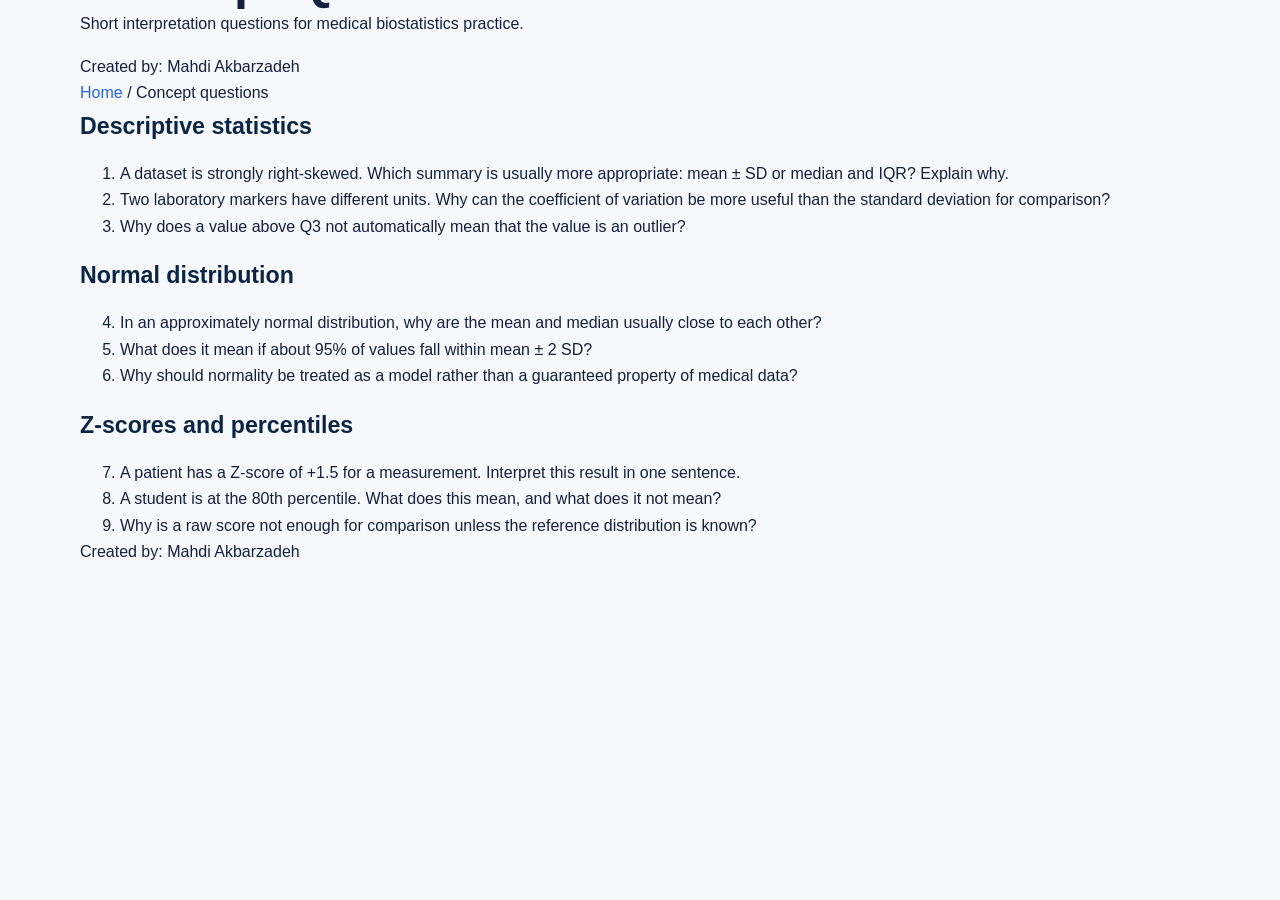
<file: practice/concept-questions.html>
<!DOCTYPE html>
<html lang="en">
<head>
  <meta charset="utf-8">
  <meta name="viewport" content="width=device-width, initial-scale=1">
  <title>Concept Questions — Medical Biostatistics Teaching Lab</title>
  <link rel="stylesheet" href="../assets/css/style.css">
</head>
<body>
  <header class="site-header">
    <div class="container">
      <h1>Concept Questions</h1>
      <p class="lead">Short interpretation questions for medical biostatistics practice.</p>
      <p class="small">Created by: Mahdi Akbarzadeh</p>
    </div>
  </header>

  <main class="container">
    <nav class="breadcrumb">
      <a href="../index.html">Home</a> / Concept questions
    </nav>

    <section>
      <h2>Descriptive statistics</h2>
      <ol>
        <li>A dataset is strongly right-skewed. Which summary is usually more appropriate: mean ± SD or median and IQR? Explain why.</li>
        <li>Two laboratory markers have different units. Why can the coefficient of variation be more useful than the standard deviation for comparison?</li>
        <li>Why does a value above Q3 not automatically mean that the value is an outlier?</li>
      </ol>
    </section>

    <section>
      <h2>Normal distribution</h2>
      <ol start="4">
        <li>In an approximately normal distribution, why are the mean and median usually close to each other?</li>
        <li>What does it mean if about 95% of values fall within mean ± 2 SD?</li>
        <li>Why should normality be treated as a model rather than a guaranteed property of medical data?</li>
      </ol>
    </section>

    <section>
      <h2>Z-scores and percentiles</h2>
      <ol start="7">
        <li>A patient has a Z-score of +1.5 for a measurement. Interpret this result in one sentence.</li>
        <li>A student is at the 80th percentile. What does this mean, and what does it not mean?</li>
        <li>Why is a raw score not enough for comparison unless the reference distribution is known?</li>
      </ol>
    </section>
  </main>

  <footer class="site-footer">
    <div class="container">
      <p>Created by: Mahdi Akbarzadeh</p>
    </div>
  </footer>
</body>
</html>
</file>
<file: assets/css/style.css>
:root {
  --bg: #f6f8fb;
  --panel: #ffffff;
  --ink: #14213d;
  --muted: #5c677d;
  --line: #d9e2ec;
  --navy: #0b2545;
  --blue: #2563eb;
  --blue-dark: #1e40af;
  --green: #166534;
  --amber: #92400e;
  --red: #991b1b;
  --green-bg: #dcfce7;
  --amber-bg: #fef3c7;
  --red-bg: #fee2e2;
  --shadow: 0 12px 30px rgba(15, 23, 42, 0.08);
}

* { box-sizing: border-box; }

body {
  margin: 0;
  font-family: -apple-system, BlinkMacSystemFont, "Segoe UI", Roboto, Arial, sans-serif;
  color: var(--ink);
  background: var(--bg);
  line-height: 1.65;
  direction: ltr;
  text-align: left;
}

a { color: var(--blue); text-decoration: none; }
a:hover { color: var(--blue-dark); text-decoration: underline; }

.hero {
  background: linear-gradient(135deg, #081f3a 0%, #123c69 58%, #1e6091 100%);
  color: white;
  padding: 54px 32px 88px;
}

.hero-inner { max-width: 1160px; margin: 0 auto; }

.eyebrow {
  letter-spacing: 0.08em;
  text-transform: uppercase;
  font-size: 0.82rem;
  color: #c7d2fe;
  font-weight: 800;
  margin-bottom: 14px;
}

h1 {
  margin: 0;
  font-size: clamp(2rem, 4vw, 3.15rem);
  line-height: 1.18;
  font-weight: 850;
}

.subtitle {
  max-width: 920px;
  margin: 18px 0 0;
  color: #e0f2fe;
  font-size: 1.08rem;
}

.meta { display: flex; flex-wrap: wrap; gap: 12px; margin-top: 24px; }

.meta-item {
  background: rgba(255,255,255,0.12);
  border: 1px solid rgba(255,255,255,0.18);
  border-radius: 999px;
  padding: 7px 12px;
  font-size: 0.92rem;
}

.container { max-width: 1160px; margin: -48px auto 48px; padding: 0 20px; }

.card, .section {
  background: var(--panel);
  border: 1px solid var(--line);
  border-radius: 20px;
  box-shadow: var(--shadow);
  padding: 24px;
  margin-bottom: 22px;
}

.grid { display: grid; grid-template-columns: 1.12fr 0.88fr; gap: 22px; align-items: start; }
.module-grid { display: grid; grid-template-columns: repeat(2, minmax(0, 1fr)); gap: 18px; }

h2 { margin: 0 0 14px; font-size: 1.45rem; color: var(--navy); }
h3 { margin: 18px 0 10px; color: var(--navy); font-size: 1.1rem; }
p { margin-top: 0; }

.badge {
  display: inline-flex;
  align-items: center;
  border-radius: 999px;
  padding: 4px 10px;
  font-size: 0.84rem;
  font-weight: 800;
  white-space: nowrap;
}

.badge-blue { color: #1e3a8a; background: #dbeafe; }
.badge-green { color: var(--green); background: var(--green-bg); }
.badge-amber { color: var(--amber); background: var(--amber-bg); }
.badge-red { color: var(--red); background: var(--red-bg); }

.button-row { display: flex; flex-wrap: wrap; gap: 12px; margin-top: 18px; }

.button {
  display: inline-block;
  border-radius: 999px;
  padding: 10px 16px;
  font-weight: 800;
  background: var(--blue);
  color: white;
  text-decoration: none;
}

.button:hover { background: var(--blue-dark); color: white; text-decoration: none; }
.button-secondary { background: #e5e7eb; color: #0f172a; }
.button-secondary:hover { background: #cbd5e1; color: #0f172a; }

.callout {
  border-left: 5px solid #f59e0b;
  background: #fffbeb;
  padding: 14px 16px;
  border-radius: 12px;
  color: #78350f;
  margin: 14px 0;
}

.note {
  border-left: 5px solid #2563eb;
  background: #eff6ff;
  padding: 14px 16px;
  border-radius: 12px;
  color: #1e3a8a;
  margin: 14px 0;
}

table {
  border-collapse: collapse;
  width: 100%;
  overflow: hidden;
  border-radius: 12px;
  border: 1px solid var(--line);
  font-size: 0.95rem;
}

th, td {
  padding: 11px 12px;
  border-bottom: 1px solid var(--line);
  vertical-align: top;
  text-align: left;
}

th { background: #f1f5f9; color: #0f172a; font-size: 0.84rem; font-weight: 800; }
tr:last-child td { border-bottom: none; }

pre, code {
  direction: ltr;
  text-align: left;
  font-family: ui-monospace, SFMono-Regular, Menlo, Consolas, "Liberation Mono", monospace;
}

pre {
  background: #0f172a;
  color: #e5e7eb;
  padding: 16px;
  border-radius: 14px;
  overflow-x: auto;
  font-size: 0.9rem;
  line-height: 1.55;
}

code { background: #eef2f7; padding: 2px 5px; border-radius: 6px; }
pre code { background: transparent; padding: 0; }

.visual-panel {
  background: #ffffff;
  border: 1px solid var(--line);
  border-radius: 16px;
  padding: 14px;
  margin: 12px 0;
  overflow-x: auto;
}

svg { max-width: 100%; height: auto; }

.footer {
  text-align: center;
  color: var(--muted);
  font-size: 0.92rem;
  margin-top: 22px;
}

@media (max-width: 900px) {
  .grid, .module-grid { grid-template-columns: 1fr; }
  .hero { padding: 34px 24px 78px; }
}
</file>
